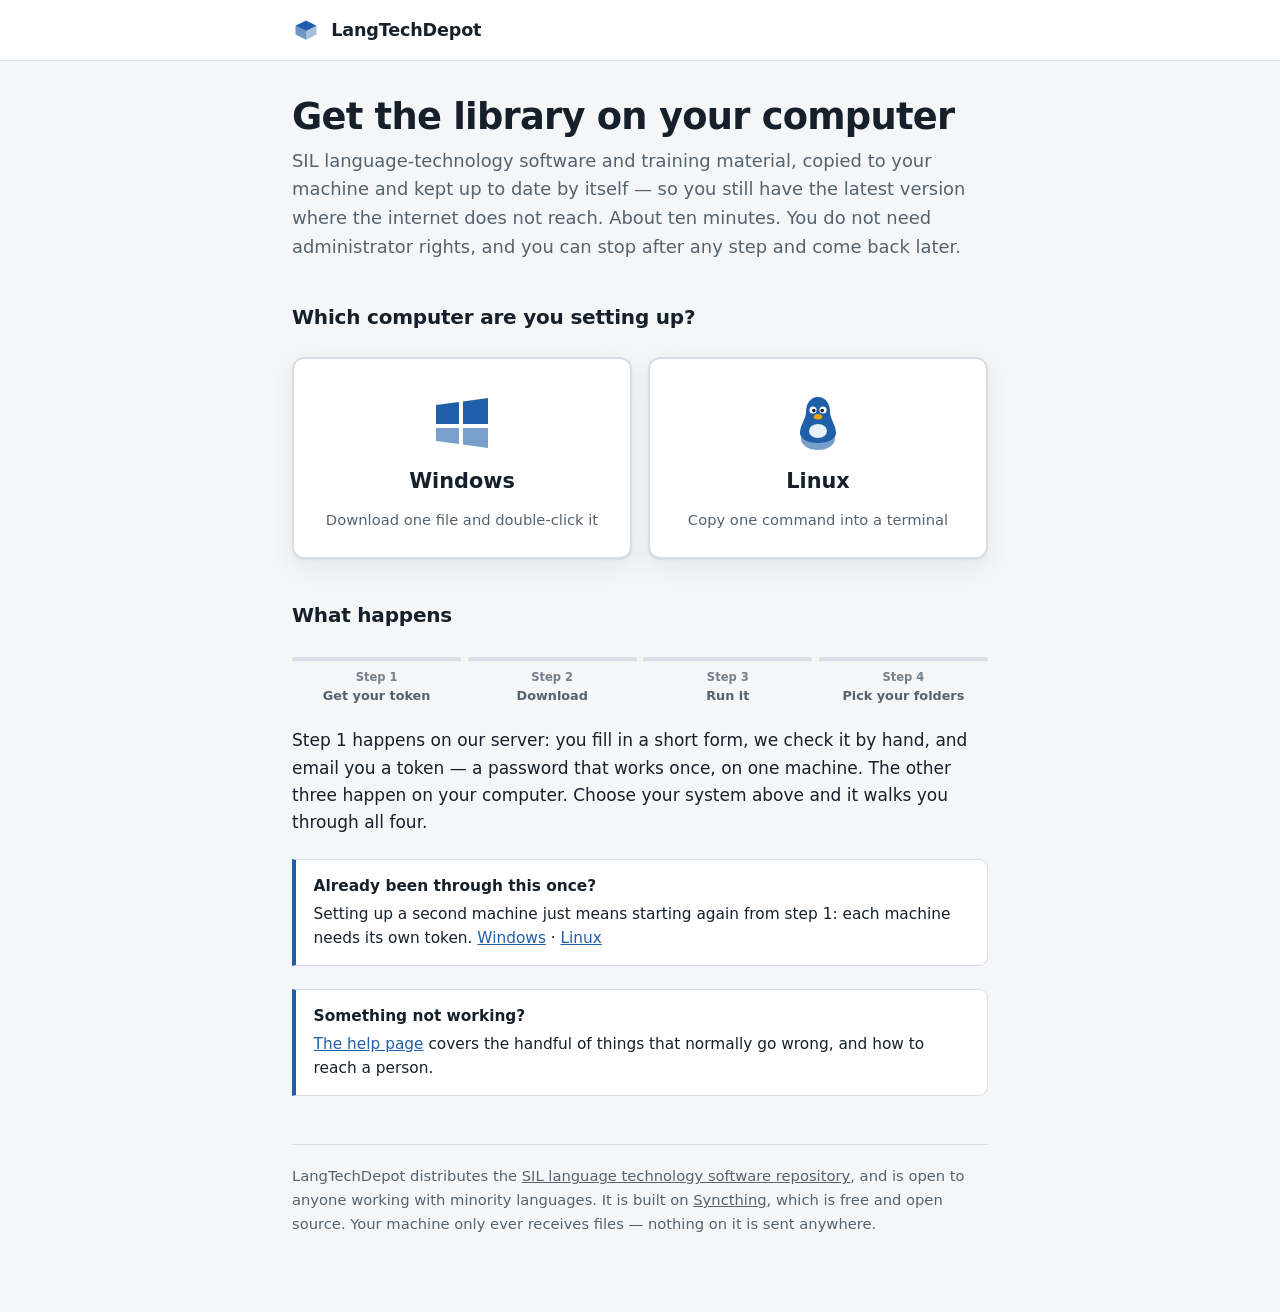
<file: docs/index.html>
<!doctype html>
<html lang="en">
<meta charset="utf-8">
<meta name="viewport" content="width=device-width,initial-scale=1">
<title>LangTechDepot &mdash; get the library on your computer</title>
<meta name="description" content="Set up LangTechDepot on your computer. Four steps, about ten minutes, no administrator rights needed.">
<link rel="stylesheet" href="assets/site.css">
<link rel="icon" href="assets/favicon.svg" type="image/svg+xml">

<header class="masthead"><div class="wrap">
  <a href="index.html">
    <svg class="mark" width="28" height="28" viewBox="0 0 32 32" aria-hidden="true">
      <path d="M4 11 16 5l12 6-12 6z" fill="var(--brand)"/>
      <path d="M4 11v10l12 6V17z" fill="var(--brand)" opacity=".65"/>
      <path d="M28 11v10l-12 6V17z" fill="var(--brand)" opacity=".4"/>
    </svg>
    <span class="name">LangTechDepot</span>
  </a>
</div></header>

<main class="wrap">

  <h1>Get the library on your computer</h1>
  <p class="lede">SIL language-technology software and training material, copied to
  your machine and kept up to date by itself &mdash; so you still have the latest
  version where the internet does not reach. About ten minutes. You do not need
  administrator rights, and you can stop after any step and come back later.</p>

  <h2>Which computer are you setting up?</h2>

  <div class="choose">
    <a class="choice" href="windows.html">
      <svg width="64" height="64" viewBox="0 0 64 64" aria-hidden="true">
        <path d="M6 14 29 11v22H6z"  fill="var(--brand)"/>
        <path d="M33 10.5 58 7v26H33z" fill="var(--brand)"/>
        <path d="M6 37h23v16L6 50z"  fill="var(--brand)" opacity=".6"/>
        <path d="M33 37h25v20l-25-3.5z" fill="var(--brand)" opacity=".6"/>
      </svg>
      <span class="label">Windows</span>
      <span class="hint">Download one file and double-click it</span>
    </a>

    <a class="choice" href="linux.html">
      <svg width="64" height="64" viewBox="0 0 64 64" aria-hidden="true">
        <ellipse cx="32" cy="48" rx="17" ry="11" fill="var(--brand)" opacity=".6"/>
        <path d="M32 6c8 0 12 7 12 15 0 7 6 13 6 21 0 6-8 10-18 10s-18-4-18-10c0-8 6-14 6-21C20 13 24 6 32 6z" fill="var(--brand)"/>
        <ellipse cx="32" cy="40" rx="9" ry="7" fill="var(--brand-soft)"/>
        <circle cx="27" cy="19" r="3.6" fill="#fff"/><circle cx="37" cy="19" r="3.6" fill="#fff"/>
        <circle cx="27.8" cy="19.6" r="1.8" fill="#16202b"/><circle cx="36.2" cy="19.6" r="1.8" fill="#16202b"/>
        <path d="M32 23c2.6 0 4.4 1.6 4.4 3S34.6 28.4 32 28.4 27.6 27.4 27.6 26s1.8-3 4.4-3z" fill="#f0a500"/>
      </svg>
      <span class="label">Linux</span>
      <span class="hint">Copy one command into a terminal</span>
    </a>
  </div>

  <h2>What happens</h2>
  <ol class="rail">
    <li><span class="n">Step 1</span>Get your token</li>
    <li><span class="n">Step 2</span>Download</li>
    <li><span class="n">Step 3</span>Run it</li>
    <li><span class="n">Step 4</span>Pick your folders</li>
  </ol>
  <p>Step 1 happens on our server: you fill in a short form, we check it by
  hand, and email you a token &mdash; a password that works once, on one machine. The other three happen on your computer.
  Choose your system above and it walks you through all four.</p>

  <div class="note">
    <strong>Already been through this once?</strong>
    Setting up a second machine just means starting again from step 1: each
    machine needs its own token. <a href="windows.html">Windows</a> &middot;
    <a href="linux.html">Linux</a>
  </div>

  <div class="note">
    <strong>Something not working?</strong>
    <a href="help.html">The help page</a> covers the handful of things that
    normally go wrong, and how to reach a person.
  </div>

  <p class="foot">LangTechDepot distributes the
  <a href="https://lingtransoft.info/apps/LangTechDepot">SIL language technology
  software repository</a>, and is open to anyone working with minority languages.
  It is built on <a href="https://syncthing.net/">Syncthing</a>, which is free and
  open source. Your machine only ever receives files &mdash; nothing on it is sent
  anywhere.</p>

</main>
<script src="assets/site.js"></script>
</html>
</file>
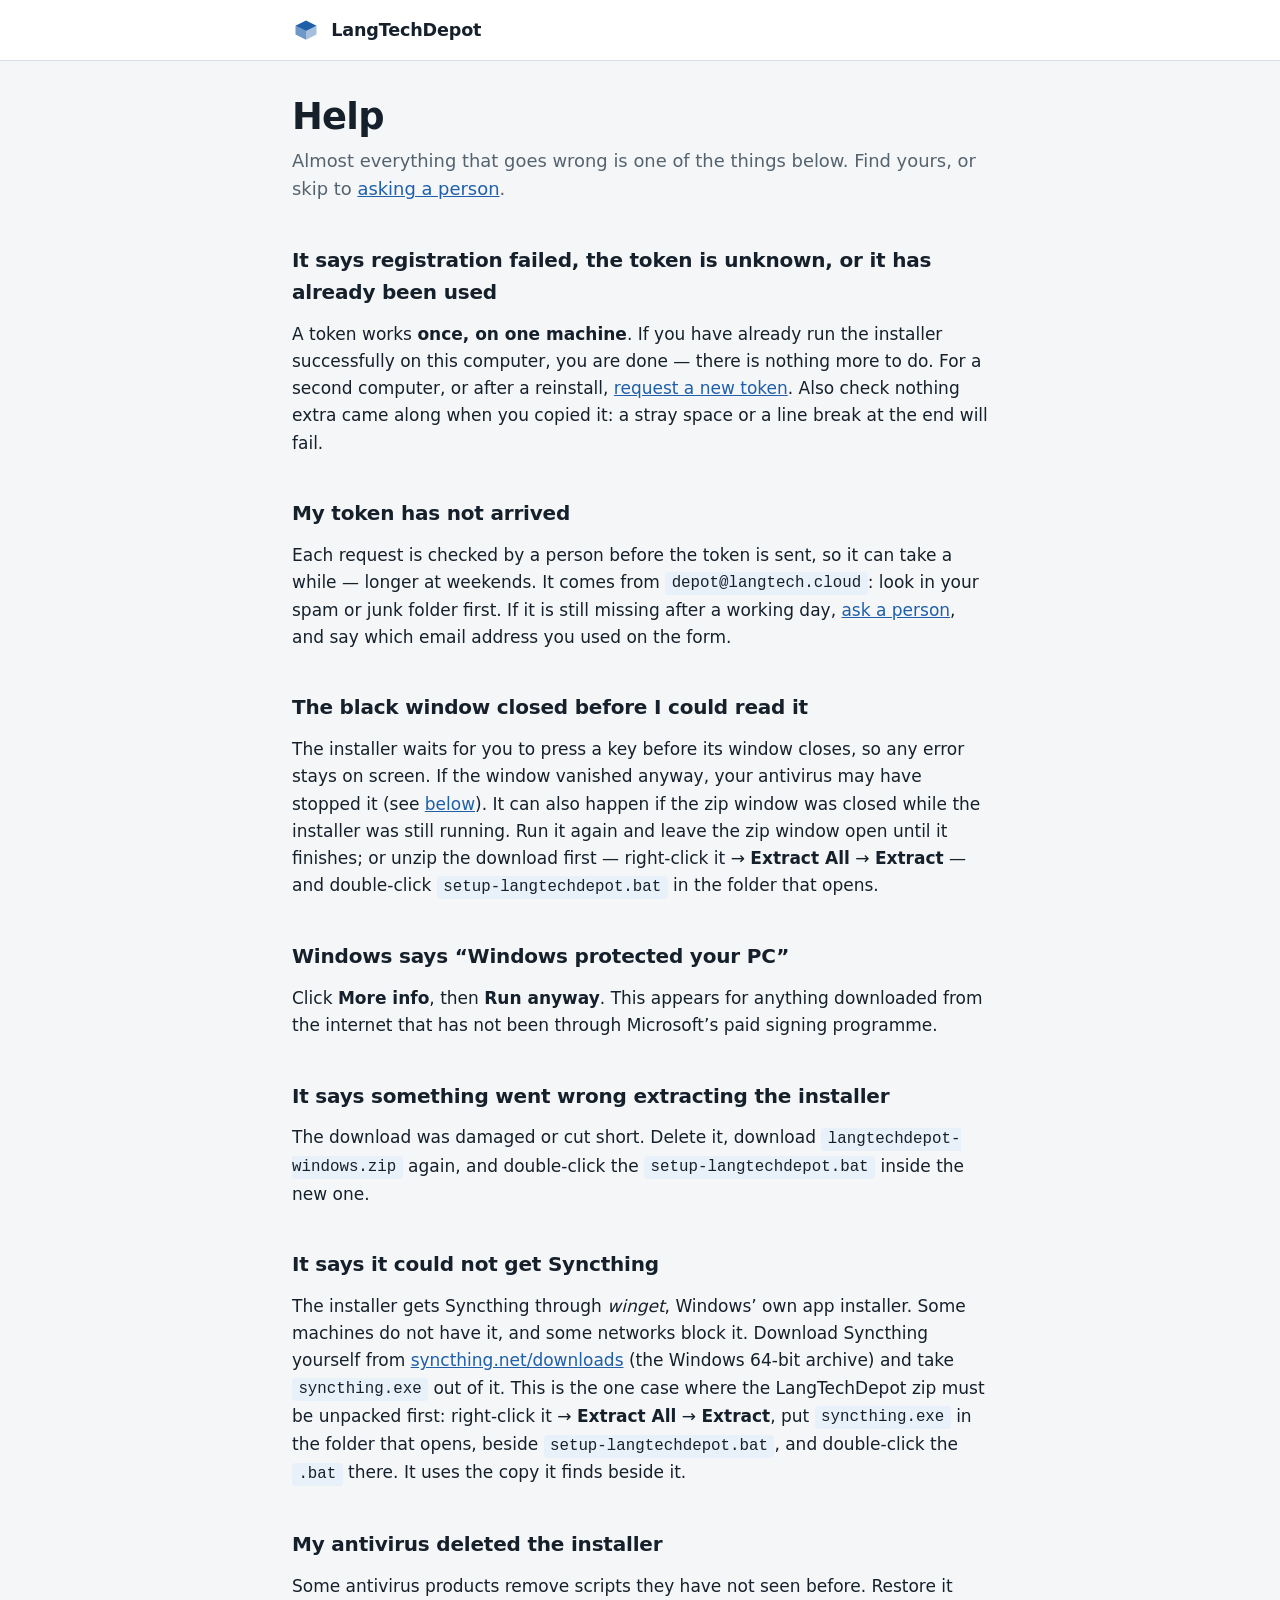
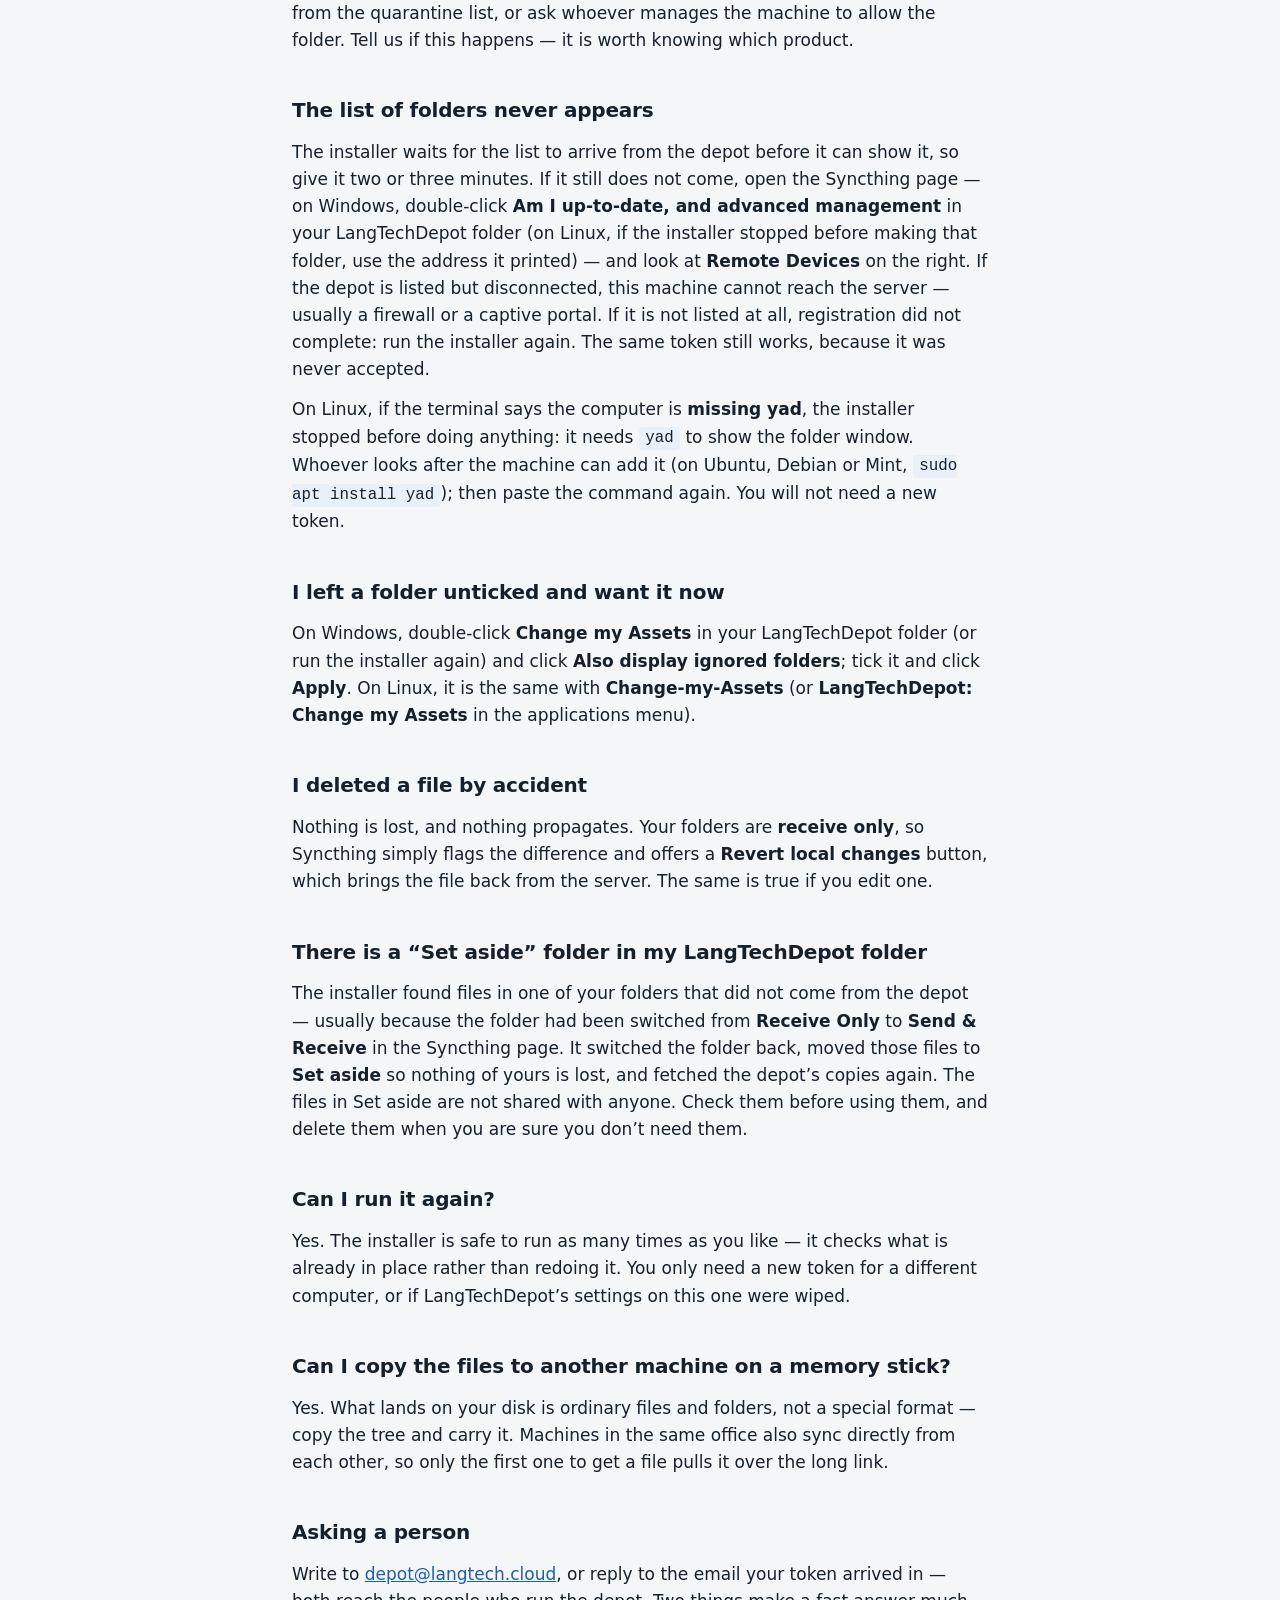
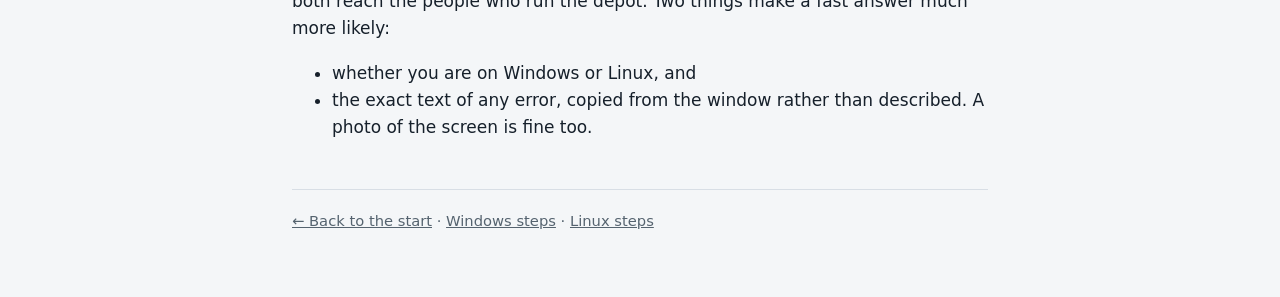
<file: docs/help.html>
<!doctype html>
<html lang="en">
<meta charset="utf-8">
<meta name="viewport" content="width=device-width,initial-scale=1">
<title>LangTechDepot &mdash; help</title>
<meta name="description" content="What normally goes wrong when setting up LangTechDepot, and how to fix it.">
<link rel="stylesheet" href="assets/site.css">
<link rel="icon" href="assets/favicon.svg" type="image/svg+xml">

<header class="masthead"><div class="wrap">
  <a href="index.html">
    <svg class="mark" width="28" height="28" viewBox="0 0 32 32" aria-hidden="true">
      <path d="M4 11 16 5l12 6-12 6z" fill="var(--brand)"/>
      <path d="M4 11v10l12 6V17z" fill="var(--brand)" opacity=".65"/>
      <path d="M28 11v10l-12 6V17z" fill="var(--brand)" opacity=".4"/>
    </svg>
    <span class="name">LangTechDepot</span>
  </a>
</div></header>

<main class="wrap">

  <h1>Help</h1>
  <p class="lede">Almost everything that goes wrong is one of the things below.
  Find yours, or skip to <a href="#ask">asking a person</a>.</p>

  <h2>It says registration failed, the token is unknown, or it has already been used</h2>
  <p>A token works <strong>once, on one machine</strong>. If you have already
  run the installer successfully on this computer, you are done &mdash; there
  is nothing more to do. For a second computer, or after a reinstall,
  <a href="https://depot.langtech.cloud/signup" data-signup="">request a new
  token</a>. Also check nothing extra came along when you copied it: a stray
  space or a line break at the end will fail.</p>

  <h2>My token has not arrived</h2>
  <p>Each request is checked by a person before the token is sent, so it can
  take a while &mdash; longer at weekends. It comes from
  <code>depot@langtech.cloud</code>: look in your spam or junk folder first.
  If it is still missing after a working day, <a href="#ask">ask a person</a>,
  and say which email address you used on the form.</p>

  <h2>The black window closed before I could read it</h2>
  <p>The installer waits for you to press a key before its window closes, so
  any error stays on screen. If the window vanished anyway, your antivirus may
  have stopped it (see <a href="#antivirus">below</a>). It can also happen if
  the zip window was closed while the installer was still running. Run it
  again and leave the zip window open until it finishes; or unzip the
  download first &mdash; right-click it &rarr; <strong>Extract All</strong>
  &rarr; <strong>Extract</strong> &mdash; and double-click
  <code>setup-langtechdepot.bat</code> in the folder that opens.</p>

  <h2>Windows says &ldquo;Windows protected your PC&rdquo;</h2>
  <p>Click <strong>More info</strong>, then <strong>Run anyway</strong>. This
  appears for anything downloaded from the internet that has not been through
  Microsoft&rsquo;s paid signing programme.</p>

  <h2>It says something went wrong extracting the installer</h2>
  <p>The download was damaged or cut short. Delete it, download
  <code>langtechdepot-windows.zip</code> again, and double-click the
  <code>setup-langtechdepot.bat</code> inside the new one.</p>

  <h2>It says it could not get Syncthing</h2>
  <p>The installer gets Syncthing through <em>winget</em>, Windows&rsquo; own
  app installer. Some machines do not have it, and some networks block it.
  Download Syncthing yourself from
  <a href="https://syncthing.net/downloads/">syncthing.net/downloads</a>
  (the Windows 64-bit archive) and take <code>syncthing.exe</code> out of it.
  This is the one case where the LangTechDepot zip must be unpacked first:
  right-click it &rarr; <strong>Extract All</strong> &rarr;
  <strong>Extract</strong>, put <code>syncthing.exe</code> in the folder that
  opens, beside <code>setup-langtechdepot.bat</code>, and double-click the
  <code>.bat</code> there. It uses the copy it finds beside it.</p>

  <h2 id="antivirus">My antivirus deleted the installer</h2>
  <p>Some antivirus products remove scripts they have not seen before. Restore
  it from the quarantine list, or ask whoever manages the machine to allow the
  folder. Tell us if this happens &mdash; it is worth knowing which product.</p>

  <h2>The list of folders never appears</h2>
  <p>The installer waits for the list to arrive from the depot before it can
  show it, so give it two or three minutes. If it still does not come, open
  the Syncthing page &mdash; on Windows, double-click <strong>Am I up-to-date,
  and advanced management</strong> in your LangTechDepot folder (on Linux, if
  the installer stopped before making that folder, use the address it
  printed) &mdash; and look at <strong>Remote
  Devices</strong> on the right. If the depot is listed but disconnected, this
  machine cannot reach the server &mdash; usually a firewall or a captive
  portal. If it is not listed at all, registration did not complete: run the
  installer again. The same token still works, because it was never
  accepted.</p>
  <p>On Linux, if the terminal says the computer is <strong>missing
  yad</strong>, the installer stopped before doing anything: it needs
  <code>yad</code> to show the folder window. Whoever looks after the machine
  can add it (on Ubuntu, Debian or Mint, <code>sudo apt install yad</code>);
  then paste the command again. You will not need a new token.</p>

  <h2>I left a folder unticked and want it now</h2>
  <p>On Windows, double-click <strong>Change my Assets</strong> in your
  LangTechDepot folder (or run the installer again) and click <strong>Also display
  ignored folders</strong>; tick it and click <strong>Apply</strong>. On
  Linux, it is the same with <strong>Change-my-Assets</strong> (or
  <strong>LangTechDepot: Change my Assets</strong> in the applications
  menu).</p>

  <h2>I deleted a file by accident</h2>
  <p>Nothing is lost, and nothing propagates. Your folders are
  <strong>receive only</strong>, so Syncthing simply flags the difference and
  offers a <strong>Revert local changes</strong> button, which brings the file
  back from the server. The same is true if you edit one.</p>

  <h2>There is a &ldquo;Set aside&rdquo; folder in my LangTechDepot folder</h2>
  <p>The installer found files in one of your folders that did not come from
  the depot &mdash; usually because the folder had been switched from
  <strong>Receive Only</strong> to <strong>Send &amp; Receive</strong> in the
  Syncthing page. It switched the folder back, moved those files to
  <strong>Set aside</strong> so nothing of yours is lost, and fetched the
  depot&rsquo;s copies again. The files in Set aside are not shared with
  anyone. Check them before using them, and delete them when you are sure you
  don&rsquo;t need them.</p>

  <h2>Can I run it again?</h2>
  <p>Yes. The installer is safe to run as many times as you like &mdash; it
  checks what is already in place rather than redoing it. You only need a new
  token for a different computer, or if LangTechDepot&rsquo;s settings on
  this one were wiped.</p>

  <h2>Can I copy the files to another machine on a memory stick?</h2>
  <p>Yes. What lands on your disk is ordinary files and folders, not a special
  format &mdash; copy the tree and carry it. Machines in the same office also
  sync directly from each other, so only the first one to get a file pulls it
  over the long link.</p>

  <h2 id="ask">Asking a person</h2>
  <p>Write to <a href="mailto:depot@langtech.cloud">depot@langtech.cloud</a>,
  or reply to the email your token arrived in &mdash; both reach the people who
  run the depot. Two things make a fast answer much more likely:</p>
  <ul>
    <li>whether you are on Windows or Linux, and</li>
    <li>the exact text of any error, copied from the window rather than
    described. A photo of the screen is fine too.</li>
  </ul>
  <!-- Maintainers: depot@langtech.cloud is the monitored mailbox (#15). In
       register.env, MAIL_FROM is the sender of token mail, so replies land
       there; ADMIN_EMAIL is who is told about each registration. -->

  <p class="foot"><a href="index.html">&larr; Back to the start</a> &middot;
  <a href="windows.html">Windows steps</a> &middot;
  <a href="linux.html">Linux steps</a></p>

</main>
<script src="assets/site.js"></script>
</html>
</file>
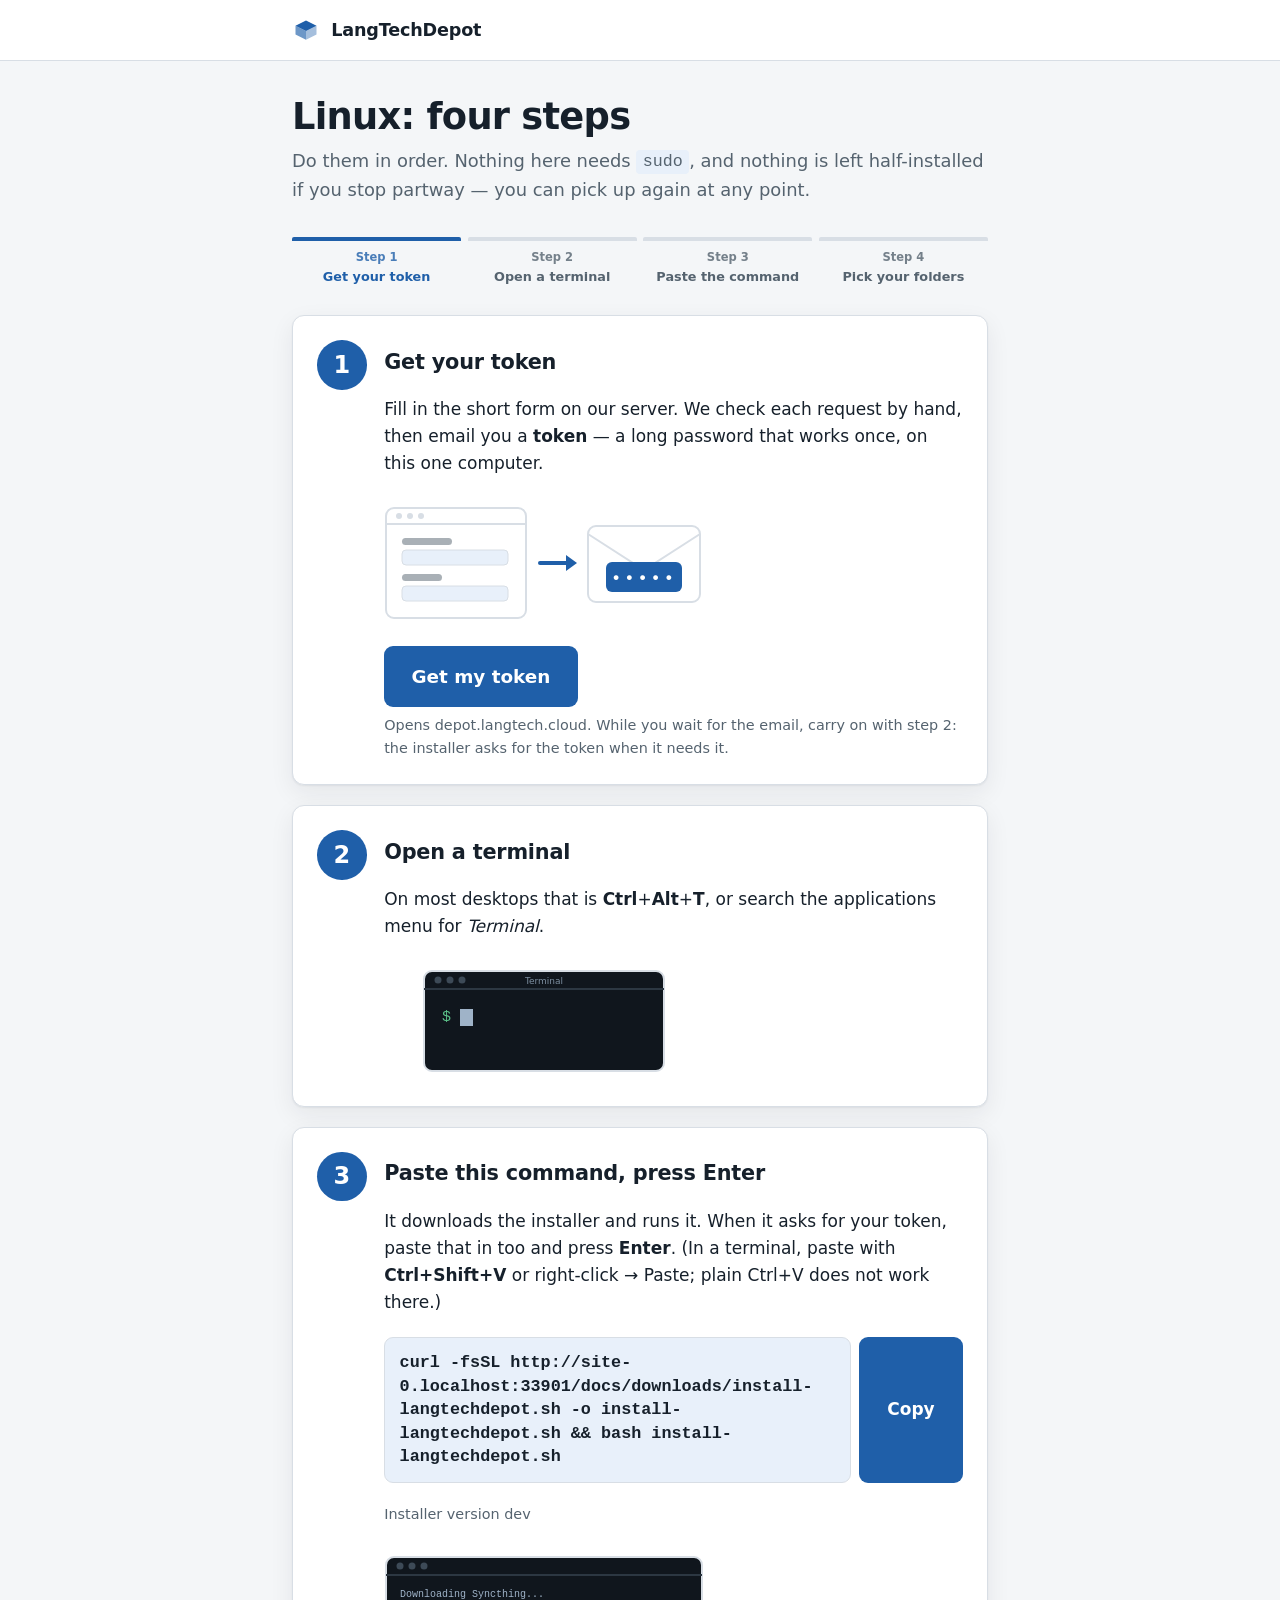
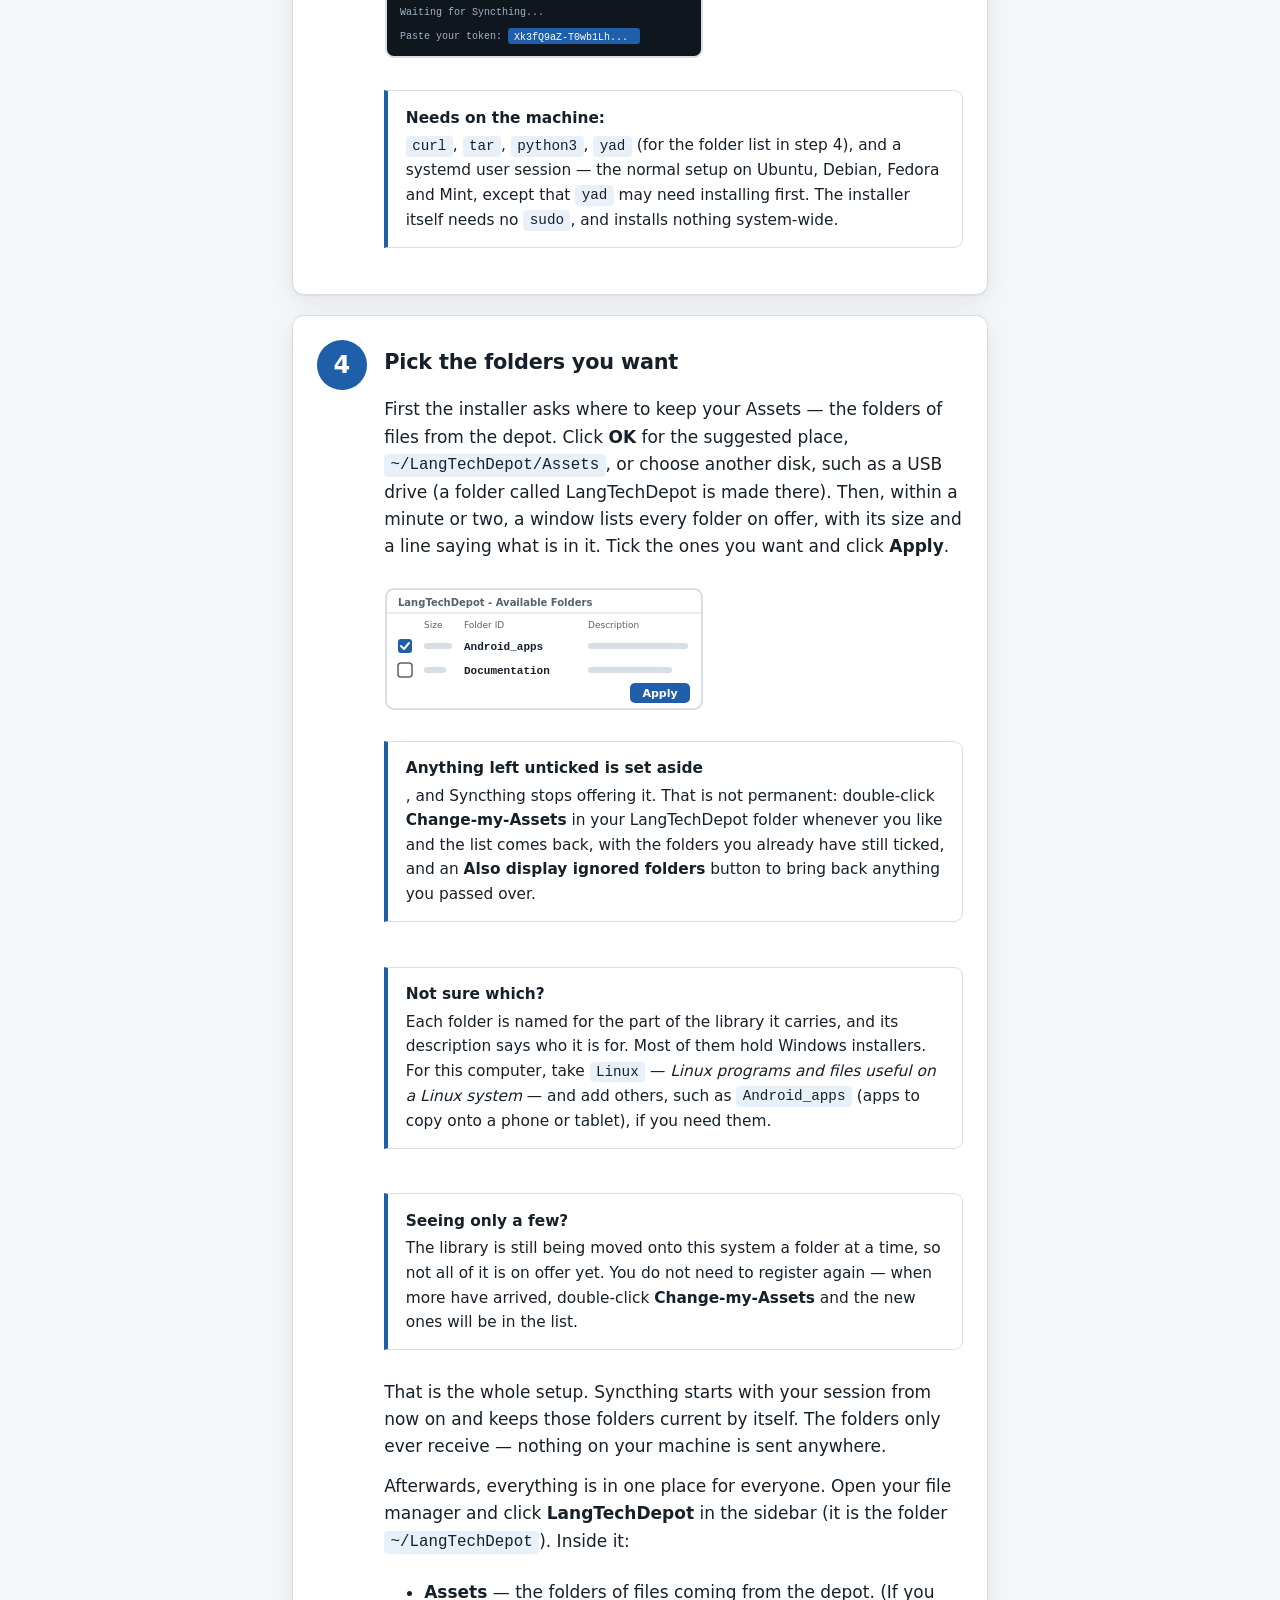
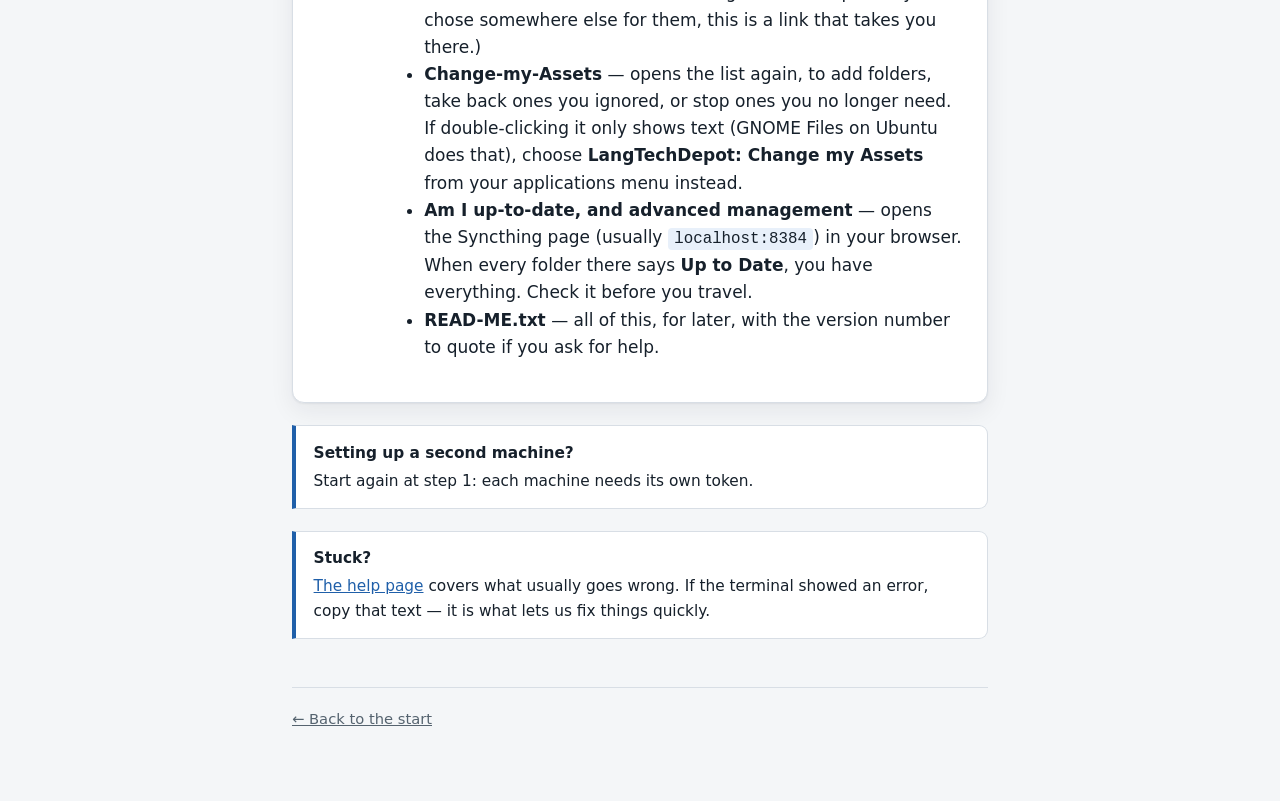
<file: docs/linux.html>
<!doctype html>
<html lang="en">
<meta charset="utf-8">
<meta name="viewport" content="width=device-width,initial-scale=1">
<title>LangTechDepot on Linux &mdash; four steps</title>
<meta name="description" content="Install LangTechDepot on Linux: get a token, paste one command, paste the token, pick your folders.">
<link rel="stylesheet" href="assets/site.css">
<link rel="icon" href="assets/favicon.svg" type="image/svg+xml">

<header class="masthead"><div class="wrap">
  <a href="index.html">
    <svg class="mark" width="28" height="28" viewBox="0 0 32 32" aria-hidden="true">
      <path d="M4 11 16 5l12 6-12 6z" fill="var(--brand)"/>
      <path d="M4 11v10l12 6V17z" fill="var(--brand)" opacity=".65"/>
      <path d="M28 11v10l-12 6V17z" fill="var(--brand)" opacity=".4"/>
    </svg>
    <span class="name">LangTechDepot</span>
  </a>
</div></header>

<main class="wrap">

  <h1>Linux: four steps</h1>
  <p class="lede">Do them in order. Nothing here needs <code>sudo</code>, and
  nothing is left half-installed if you stop partway &mdash; you can pick up
  again at any point.</p>

  <ol class="rail">
    <li class="now"><span class="n">Step 1</span>Get your token</li>
    <li><span class="n">Step 2</span>Open a terminal</li>
    <li><span class="n">Step 3</span>Paste the command</li>
    <li><span class="n">Step 4</span>Pick your folders</li>
  </ol>

  <!-- 1 -------------------------------------------------------------- -->
  <section class="step">
    <div class="num">1</div>
    <h3>Get your token</h3>
    <p>Fill in the short form on our server. We check each request by hand,
    then email you a <strong>token</strong> &mdash; a long password that works
    once, on this one computer.</p>
    <div class="art">
      <svg viewBox="0 0 320 130" width="320" role="img" aria-label="A web form on the left, an email carrying a token on the right">
        <rect x="2" y="8" width="140" height="110" rx="8" fill="var(--paper)" stroke="var(--line)" stroke-width="2"/>
        <path d="M2 24h140" stroke="var(--line)" stroke-width="2"/>
        <circle cx="15" cy="16" r="3" fill="var(--line)"/><circle cx="26" cy="16" r="3" fill="var(--line)"/><circle cx="37" cy="16" r="3" fill="var(--line)"/>
        <rect x="18" y="38" width="50" height="7" rx="3.5" fill="var(--ink-soft)" opacity=".5"/>
        <rect x="18" y="50" width="106" height="15" rx="4" fill="var(--brand-soft)" stroke="var(--line)"/>
        <rect x="18" y="74" width="40" height="7" rx="3.5" fill="var(--ink-soft)" opacity=".5"/>
        <rect x="18" y="86" width="106" height="15" rx="4" fill="var(--brand-soft)" stroke="var(--line)"/>
        <path d="M156 63h30" stroke="var(--brand)" stroke-width="4" stroke-linecap="round"/>
        <path d="M182 55l11 8-11 8z" fill="var(--brand)"/>
        <rect x="204" y="26" width="112" height="76" rx="8" fill="var(--paper)" stroke="var(--line)" stroke-width="2"/>
        <path d="M204 34l56 36 56-36" fill="none" stroke="var(--line)" stroke-width="2"/>
        <rect x="222" y="62" width="76" height="30" rx="6" fill="var(--brand)"/>
        <text x="260" y="83" text-anchor="middle" font-size="17" font-weight="700" letter-spacing="3" fill="#ffffff" font-family="ui-monospace,monospace">&bull;&bull;&bull;&bull;&bull;</text>
      </svg>
    </div>
    <a class="btn big" href="https://depot.langtech.cloud/signup?os=linux" data-signup="os=linux">Get my token</a>
    <span class="sub-btn">Opens depot.langtech.cloud. While you wait for the
    email, carry on with step&nbsp;2: the installer asks for the token when it
    needs it.</span>
  </section>

  <!-- 2 -------------------------------------------------------------- -->
  <section class="step">
    <div class="num">2</div>
    <h3>Open a terminal</h3>
    <p>On most desktops that is <strong>Ctrl</strong>+<strong>Alt</strong>+<strong>T</strong>,
    or search the applications menu for <em>Terminal</em>.</p>
    <div class="art">
      <svg viewBox="0 0 320 116" width="320" role="img" aria-label="A terminal window with a command prompt">
        <rect x="40" y="8" width="240" height="100" rx="8" fill="#10161d" stroke="var(--line)" stroke-width="2"/>
        <path d="M40 26h240" stroke="#2c3742" stroke-width="2"/>
        <circle cx="54" cy="17" r="3.5" fill="#3d4a57"/><circle cx="66" cy="17" r="3.5" fill="#3d4a57"/><circle cx="78" cy="17" r="3.5" fill="#3d4a57"/>
        <text x="160" y="21" text-anchor="middle" font-size="9" fill="#7d8fa1" font-family="system-ui,sans-serif">Terminal</text>
        <text x="58" y="58" font-size="15" fill="#5cc189" font-family="ui-monospace,monospace">$</text>
        <rect x="76" y="46" width="13" height="17" fill="#9fb3c8"/>
      </svg>
    </div>
  </section>

  <!-- 3 -------------------------------------------------------------- -->
  <section class="step">
    <div class="num">3</div>
    <h3>Paste this command, press Enter</h3>
    <p>It downloads the installer and runs it. When it asks for your token,
    paste that in too and press <strong>Enter</strong>. (In a terminal,
    paste with <strong>Ctrl+Shift+V</strong> or right-click&nbsp;&rarr;&nbsp;Paste;
    plain Ctrl+V does not work there.)</p>
    <div class="copyrow">
      <code class="val" id="cmd" data-site-url>curl -fsSL https://depot.langtech.cloud/downloads/install-langtechdepot.sh -o install-langtechdepot.sh &amp;&amp; bash install-langtechdepot.sh</code>
      <button class="copybtn" type="button" data-copy="cmd">Copy</button>
    </div>
    <p class="sub-btn">Installer version <!--LTD_VERSION-->dev<!--/LTD_VERSION--></p>
    <div class="art">
      <svg viewBox="0 0 320 116" width="320" role="img" aria-label="The installer running in the terminal and asking for the token">
        <rect x="2" y="8" width="316" height="100" rx="8" fill="#10161d" stroke="var(--line)" stroke-width="2"/>
        <path d="M2 26h316" stroke="#2c3742" stroke-width="2"/>
        <circle cx="16" cy="17" r="3.5" fill="#3d4a57"/><circle cx="28" cy="17" r="3.5" fill="#3d4a57"/><circle cx="40" cy="17" r="3.5" fill="#3d4a57"/>
        <text x="16" y="48" font-size="10" fill="#9fb3c8" font-family="ui-monospace,monospace">Downloading Syncthing...</text>
        <text x="16" y="66" font-size="10" fill="#9fb3c8" font-family="ui-monospace,monospace">Waiting for Syncthing...</text>
        <text x="16" y="90" font-size="10" fill="#9fb3c8" font-family="ui-monospace,monospace">Paste your token:</text>
        <rect x="124" y="79" width="132" height="16" rx="3" fill="var(--brand)"/>
        <text x="130" y="91" font-size="10" fill="#ffffff" font-family="ui-monospace,monospace">Xk3fQ9aZ-T0wb1Lh...</text>
      </svg>
    </div>
    <div class="note">
      <strong>Needs on the machine:</strong> <code>curl</code>,
      <code>tar</code>, <code>python3</code>, <code>yad</code> (for the
      folder list in step&nbsp;4), and a systemd user session &mdash; the
      normal setup on Ubuntu, Debian, Fedora and Mint, except that
      <code>yad</code> may need installing first. The installer itself needs
      no <code>sudo</code>, and installs nothing system-wide.
    </div>
  </section>

  <!-- 4 -------------------------------------------------------------- -->
  <section class="step">
    <div class="num">4</div>
    <h3>Pick the folders you want</h3>
    <p>First the installer asks where to keep your Assets &mdash; the folders
    of files from the depot. Click <strong>OK</strong> for the suggested place,
    <code>~/LangTechDepot/Assets</code>, or choose another disk, such as a USB
    drive (a folder called LangTechDepot is made there). Then, within a minute
    or two, a window lists every folder on offer, with its size and a line
    saying what is in it. Tick the ones you want and click
    <strong>Apply</strong>.</p>
    <div class="art">
      <svg viewBox="0 0 320 132" width="320" role="img" aria-label="The installer's folder list: a tick box, size, folder ID and description on each row, Android_apps ticked, Documentation not, and an Apply button">
        <rect x="2" y="6" width="316" height="120" rx="8" fill="var(--paper)" stroke="var(--line)" stroke-width="2"/>
        <text x="14" y="23" font-size="10" font-weight="700" fill="var(--ink-soft)" font-family="system-ui,sans-serif">LangTechDepot - Available Folders</text>
        <line x1="2" y1="30" x2="318" y2="30" stroke="var(--line)" stroke-width="1"/>
        <text x="40" y="45" font-size="9" fill="var(--ink-soft)" font-family="system-ui,sans-serif">Size</text>
        <text x="80" y="45" font-size="9" fill="var(--ink-soft)" font-family="system-ui,sans-serif">Folder ID</text>
        <text x="204" y="45" font-size="9" fill="var(--ink-soft)" font-family="system-ui,sans-serif">Description</text>
        <rect x="14" y="56" width="14" height="14" rx="3" fill="var(--brand)"/>
        <path d="M17 63l3 3 5-6" fill="none" stroke="#ffffff" stroke-width="2" stroke-linecap="round" stroke-linejoin="round"/>
        <rect x="40" y="60" width="28" height="6" rx="3" fill="var(--line)"/>
        <text x="80" y="67" font-size="11" font-weight="600" fill="var(--ink)" font-family="ui-monospace,monospace">Android_apps</text>
        <rect x="204" y="60" width="100" height="6" rx="3" fill="var(--line)"/>
        <rect x="14" y="80" width="14" height="14" rx="3" fill="var(--paper)" stroke="var(--ink-soft)" stroke-width="1.5"/>
        <rect x="40" y="84" width="22" height="6" rx="3" fill="var(--line)"/>
        <text x="80" y="91" font-size="11" font-weight="600" fill="var(--ink)" font-family="ui-monospace,monospace">Documentation</text>
        <rect x="204" y="84" width="84" height="6" rx="3" fill="var(--line)"/>
        <rect x="246" y="100" width="60" height="20" rx="5" fill="var(--brand)"/>
        <text x="276" y="114" text-anchor="middle" font-size="11" font-weight="700" fill="#ffffff" font-family="system-ui,sans-serif">Apply</text>
      </svg>
    </div>
    <div class="note">
      <strong>Anything left unticked is set aside</strong>, and Syncthing stops
      offering it. That is not permanent: double-click
      <strong>Change-my-Assets</strong> in your LangTechDepot folder whenever
      you like and the list comes back, with the folders you already have still ticked,
      and an <strong>Also display ignored folders</strong> button to bring back
      anything you passed over.
    </div>
    <div class="note">
      <strong>Not sure which?</strong> Each folder is named for the part of
      the library it carries, and its description says who it is for. Most
      of them hold Windows installers. For this computer, take
      <code>Linux</code> &mdash; <em>Linux programs and files useful on a
      Linux system</em> &mdash; and add others, such as
      <code>Android_apps</code> (apps to copy onto a phone or tablet), if
      you need them.
    </div>
    <div class="note">
      <strong>Seeing only a few?</strong> The library is still being moved onto
      this system a folder at a time, so not all of it is on offer yet. You do
      not need to register again &mdash; when more have arrived, double-click
      <strong>Change-my-Assets</strong> and the new ones will be in the list.
    </div>
    <p>That is the whole setup. Syncthing starts with your session from now on
    and keeps those folders current by itself. The folders only ever receive
    &mdash; nothing on your machine is sent anywhere.</p>
    <p>Afterwards, everything is in one place for everyone. Open your file
    manager and click <strong>LangTechDepot</strong> in the sidebar (it is the
    folder <code>~/LangTechDepot</code>). Inside it:</p>
    <ul>
      <li><strong>Assets</strong> &mdash; the folders of files coming from the
      depot. (If you chose somewhere else for them, this is a link that takes
      you there.)</li>
      <li><strong>Change-my-Assets</strong> &mdash; opens the list again, to
      add folders, take back ones you ignored, or stop ones you no longer
      need. If double-clicking it only shows text (GNOME Files on Ubuntu does
      that), choose <strong>LangTechDepot: Change my Assets</strong> from your
      applications menu instead.</li>
      <li><strong>Am I up-to-date, and advanced management</strong> &mdash;
      opens the Syncthing page (usually <code>localhost:8384</code>) in your
      browser. When every folder there says <strong>Up to Date</strong>, you
      have everything. Check it before you travel.</li>
      <li><strong>READ-ME.txt</strong> &mdash; all of this, for later, with
      the version number to quote if you ask for help.</li>
    </ul>
  </section>

  <div class="note">
    <strong>Setting up a second machine?</strong>
    Start again at step 1: each machine needs its own token.
  </div>
  <div class="note">
    <strong>Stuck?</strong> <a href="help.html">The help page</a> covers what
    usually goes wrong. If the terminal showed an error, copy that text
    &mdash; it is what lets us fix things quickly.
  </div>

  <p class="foot"><a href="index.html">&larr; Back to the start</a></p>

</main>
<script src="assets/site.js"></script>
</html>
</file>
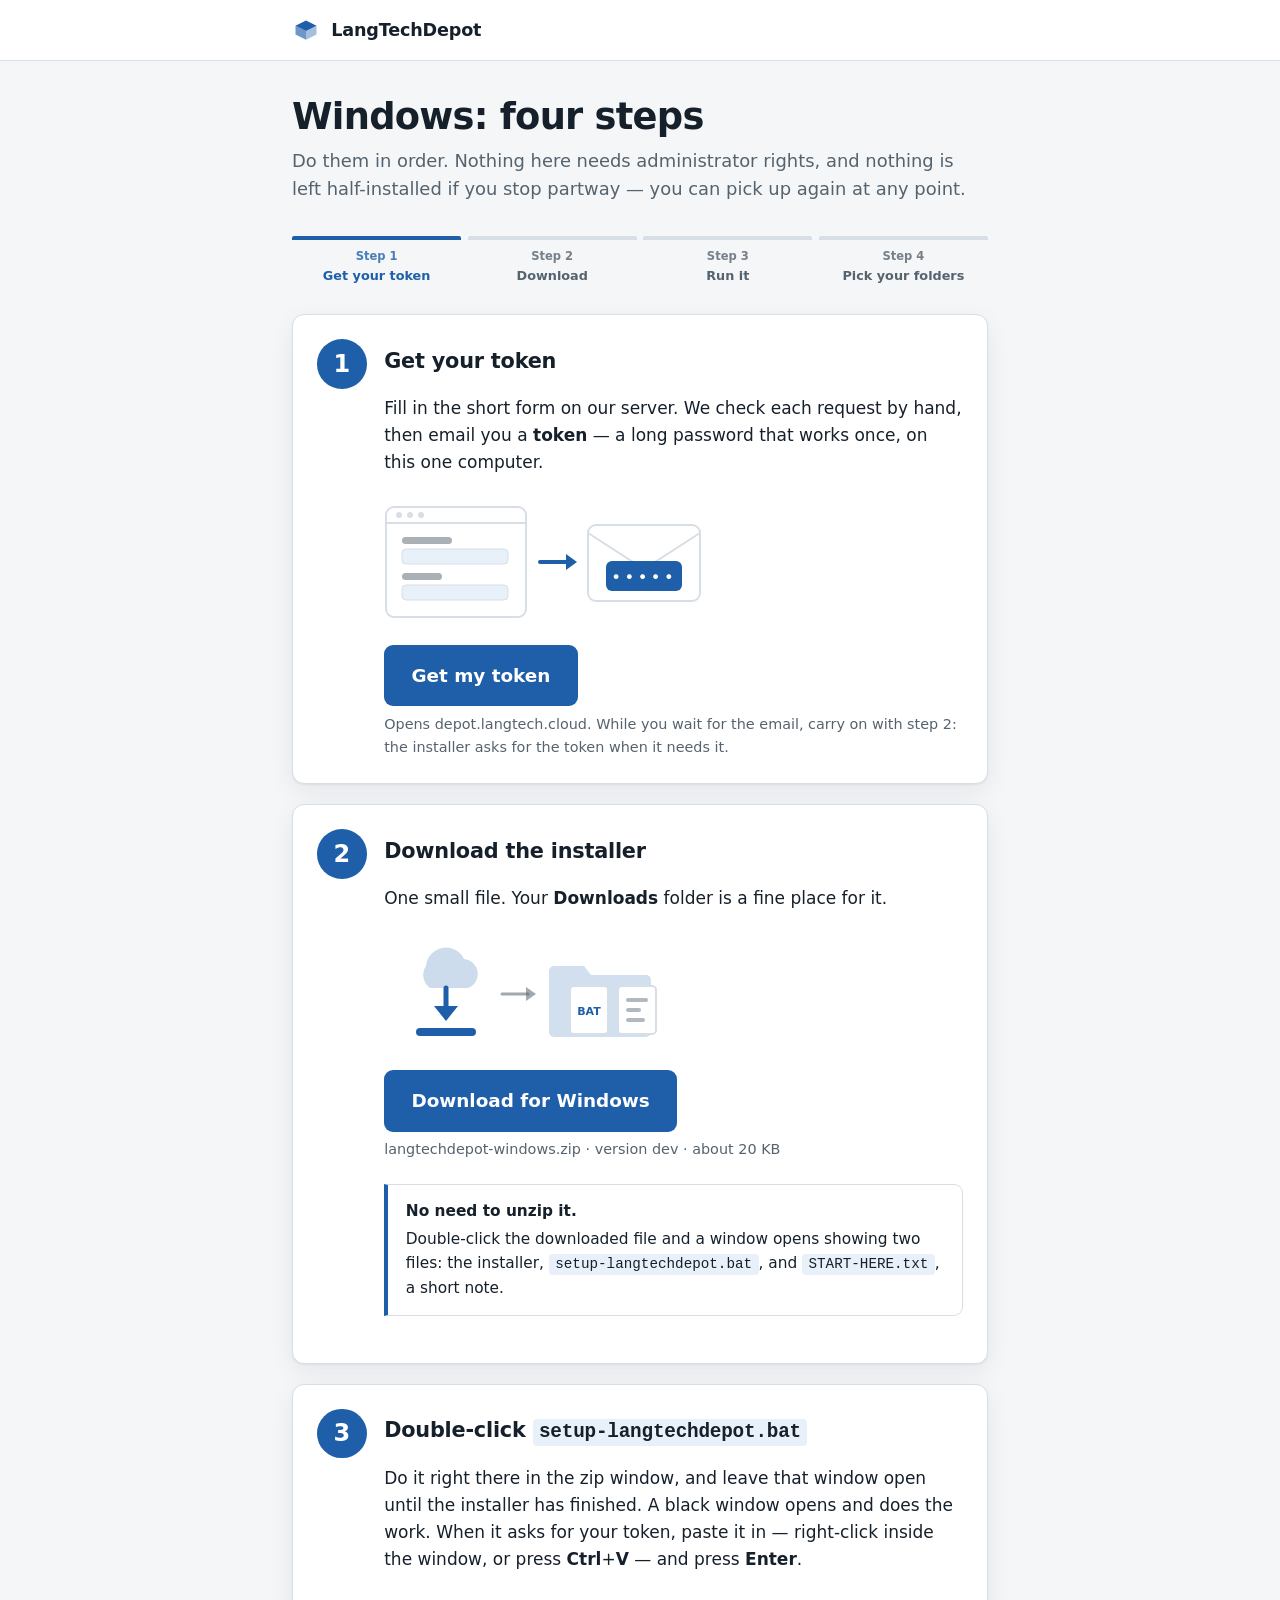
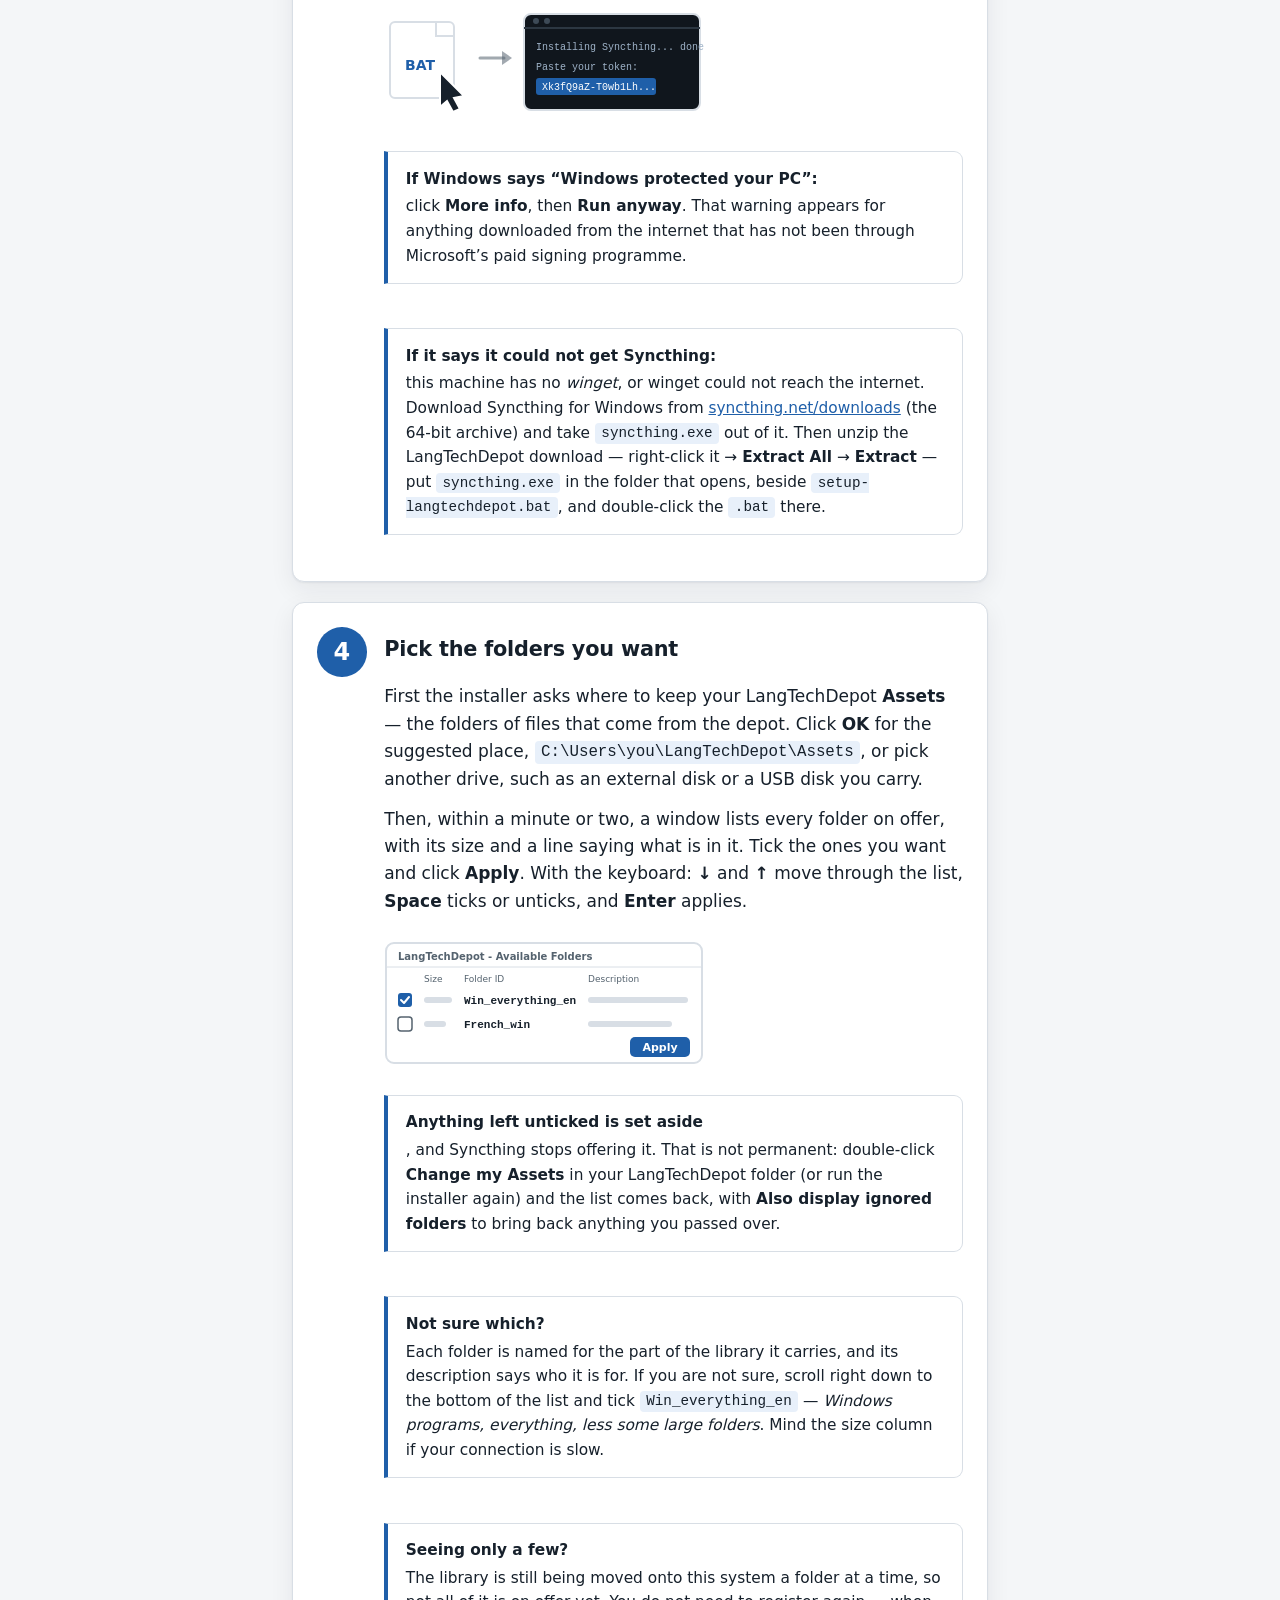
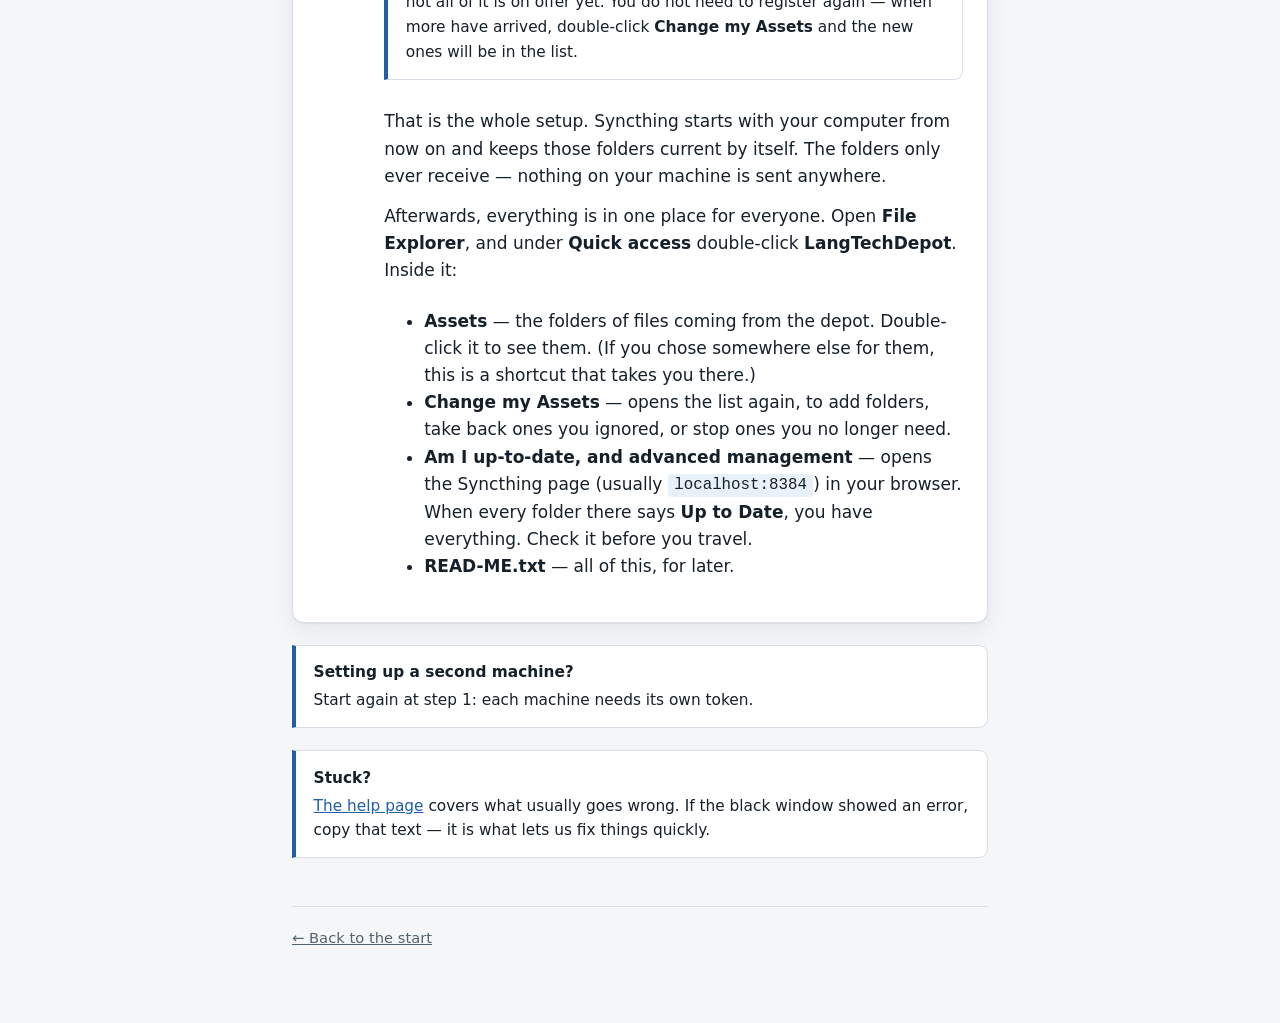
<file: docs/windows.html>
<!doctype html>
<html lang="en">
<meta charset="utf-8">
<meta name="viewport" content="width=device-width,initial-scale=1">
<title>LangTechDepot on Windows &mdash; four steps</title>
<meta name="description" content="Install LangTechDepot on Windows: get a token, download one file, double-click it, pick your folders.">
<link rel="stylesheet" href="assets/site.css">
<link rel="icon" href="assets/favicon.svg" type="image/svg+xml">

<header class="masthead"><div class="wrap">
  <a href="index.html">
    <svg class="mark" width="28" height="28" viewBox="0 0 32 32" aria-hidden="true">
      <path d="M4 11 16 5l12 6-12 6z" fill="var(--brand)"/>
      <path d="M4 11v10l12 6V17z" fill="var(--brand)" opacity=".65"/>
      <path d="M28 11v10l-12 6V17z" fill="var(--brand)" opacity=".4"/>
    </svg>
    <span class="name">LangTechDepot</span>
  </a>
</div></header>

<main class="wrap">

  <h1>Windows: four steps</h1>
  <p class="lede">Do them in order. Nothing here needs administrator rights, and
  nothing is left half-installed if you stop partway &mdash; you can pick up
  again at any point.</p>

  <ol class="rail">
    <li class="now"><span class="n">Step 1</span>Get your token</li>
    <li><span class="n">Step 2</span>Download</li>
    <li><span class="n">Step 3</span>Run it</li>
    <li><span class="n">Step 4</span>Pick your folders</li>
  </ol>

  <!-- 1 -------------------------------------------------------------- -->
  <section class="step">
    <div class="num">1</div>
    <h3>Get your token</h3>
    <p>Fill in the short form on our server. We check each request by hand,
    then email you a <strong>token</strong> &mdash; a long password that works
    once, on this one computer.</p>
    <div class="art">
      <svg viewBox="0 0 320 130" width="320" role="img" aria-label="A web form on the left, an email carrying a token on the right">
        <rect x="2" y="8" width="140" height="110" rx="8" fill="var(--paper)" stroke="var(--line)" stroke-width="2"/>
        <path d="M2 24h140" stroke="var(--line)" stroke-width="2"/>
        <circle cx="15" cy="16" r="3" fill="var(--line)"/><circle cx="26" cy="16" r="3" fill="var(--line)"/><circle cx="37" cy="16" r="3" fill="var(--line)"/>
        <rect x="18" y="38" width="50" height="7" rx="3.5" fill="var(--ink-soft)" opacity=".5"/>
        <rect x="18" y="50" width="106" height="15" rx="4" fill="var(--brand-soft)" stroke="var(--line)"/>
        <rect x="18" y="74" width="40" height="7" rx="3.5" fill="var(--ink-soft)" opacity=".5"/>
        <rect x="18" y="86" width="106" height="15" rx="4" fill="var(--brand-soft)" stroke="var(--line)"/>
        <path d="M156 63h30" stroke="var(--brand)" stroke-width="4" stroke-linecap="round"/>
        <path d="M182 55l11 8-11 8z" fill="var(--brand)"/>
        <rect x="204" y="26" width="112" height="76" rx="8" fill="var(--paper)" stroke="var(--line)" stroke-width="2"/>
        <path d="M204 34l56 36 56-36" fill="none" stroke="var(--line)" stroke-width="2"/>
        <rect x="222" y="62" width="76" height="30" rx="6" fill="var(--brand)"/>
        <text x="260" y="83" text-anchor="middle" font-size="17" font-weight="700" letter-spacing="3" fill="#ffffff" font-family="ui-monospace,monospace">&bull;&bull;&bull;&bull;&bull;</text>
      </svg>
    </div>
    <a class="btn big" href="https://depot.langtech.cloud/signup?os=windows" data-signup="os=windows">Get my token</a>
    <span class="sub-btn">Opens depot.langtech.cloud. While you wait for the
    email, carry on with step&nbsp;2: the installer asks for the token when it
    needs it.</span>
  </section>

  <!-- 2 -------------------------------------------------------------- -->
  <section class="step">
    <div class="num">2</div>
    <h3>Download the installer</h3>
    <p>One small file. Your <strong>Downloads</strong> folder is a fine place
    for it.</p>
    <div class="art">
      <svg viewBox="0 0 320 120" width="320" role="img" aria-label="A zip file downloading, then opened to show the installer and a short note">
        <path d="M42 32a20 20 0 0 1 38-7 15 15 0 0 1 4 29H46a16 16 0 0 1-4-22z" fill="var(--brand)" opacity=".22"/>
        <path d="M62 54v26" stroke="var(--brand)" stroke-width="5" stroke-linecap="round"/>
        <path d="M50 72l12 15 12-15z" fill="var(--brand)"/>
        <rect x="32" y="94" width="60" height="8" rx="4" fill="var(--brand)"/>
        <path d="M118 60h26" stroke="var(--ink-soft)" stroke-width="3" stroke-linecap="round" opacity=".55"/>
        <path d="M142 53l10 7-10 7z" fill="var(--ink-soft)" opacity=".55"/>
        <path d="M170 32h30l7 9h55a5 5 0 0 1 5 5v52a5 5 0 0 1-5 5h-92a5 5 0 0 1-5-5V37a5 5 0 0 1 5-5z" fill="var(--brand)" opacity=".2"/>
        <rect x="186" y="52" width="38" height="48" rx="4" fill="var(--paper)" stroke="var(--line)" stroke-width="2"/>
        <text x="205" y="81" text-anchor="middle" font-size="11" font-weight="700" fill="var(--brand)" font-family="system-ui,sans-serif">BAT</text>
        <rect x="234" y="52" width="38" height="48" rx="4" fill="var(--paper)" stroke="var(--line)" stroke-width="2"/>
        <rect x="242" y="64" width="22" height="4" rx="2" fill="var(--ink-soft)" opacity=".45"/>
        <rect x="242" y="74" width="15" height="4" rx="2" fill="var(--ink-soft)" opacity=".45"/>
        <rect x="242" y="84" width="19" height="4" rx="2" fill="var(--ink-soft)" opacity=".45"/>
      </svg>
    </div>
    <a class="btn big" href="downloads/langtechdepot-windows.zip" download>Download for Windows</a>
    <span class="sub-btn">langtechdepot-windows.zip &middot; version <!--LTD_VERSION-->dev<!--/LTD_VERSION--> &middot; about 20&nbsp;KB</span>
    <div class="note">
      <strong>No need to unzip it.</strong> Double-click the downloaded file
      and a window opens showing two files: the installer,
      <code>setup-langtechdepot.bat</code>, and <code>START-HERE.txt</code>, a
      short note.
    </div>
  </section>

  <!-- 3 -------------------------------------------------------------- -->
  <section class="step">
    <div class="num">3</div>
    <h3>Double-click <code>setup-langtechdepot.bat</code></h3>
    <p>Do it right there in the zip window, and leave that window open until
    the installer has finished. A black window opens and does the work. When
    it asks for your token,
    paste it in &mdash; right-click inside the window, or press
    <strong>Ctrl</strong>+<strong>V</strong> &mdash; and press
    <strong>Enter</strong>.</p>
    <div class="art">
      <svg viewBox="0 0 320 130" width="320" role="img" aria-label="Double-clicking the installer opens a console window that asks for the token">
        <rect x="6" y="26" width="64" height="76" rx="5" fill="var(--paper)" stroke="var(--line)" stroke-width="2"/>
        <path d="M52 26v14h18" fill="none" stroke="var(--line)" stroke-width="2"/>
        <text x="36" y="74" text-anchor="middle" font-size="14" font-weight="700" fill="var(--brand)" font-family="system-ui,sans-serif">BAT</text>
        <path d="M56 76l24 24-10 2 6 11-7 3-6-11-7 6z" fill="var(--ink)" stroke="var(--paper)" stroke-width="2"/>
        <path d="M96 62h24" stroke="var(--ink-soft)" stroke-width="3" stroke-linecap="round" opacity=".55"/>
        <path d="M118 55l10 7-10 7z" fill="var(--ink-soft)" opacity=".55"/>
        <rect x="140" y="18" width="176" height="96" rx="7" fill="#10161d" stroke="var(--line)" stroke-width="2"/>
        <path d="M140 32h176" stroke="#2c3742" stroke-width="2"/>
        <circle cx="152" cy="25" r="3" fill="#3d4a57"/><circle cx="163" cy="25" r="3" fill="#3d4a57"/>
        <text x="152" y="54" font-size="10" fill="#9fb3c8" font-family="ui-monospace,monospace">Installing Syncthing... done</text>
        <text x="152" y="74" font-size="10" fill="#9fb3c8" font-family="ui-monospace,monospace">Paste your token:</text>
        <rect x="152" y="82" width="120" height="17" rx="3" fill="var(--brand)"/>
        <text x="158" y="94" font-size="10" fill="#ffffff" font-family="ui-monospace,monospace">Xk3fQ9aZ-T0wb1Lh...</text>
      </svg>
    </div>
    <div class="note">
      <strong>If Windows says &ldquo;Windows protected your PC&rdquo;:</strong>
      click <strong>More info</strong>, then <strong>Run anyway</strong>. That
      warning appears for anything downloaded from the internet that has not
      been through Microsoft&rsquo;s paid signing programme.
    </div>
    <div class="note">
      <strong>If it says it could not get Syncthing:</strong>
      this machine has no <em>winget</em>, or winget could not reach the
      internet. Download Syncthing for Windows from
      <a href="https://syncthing.net/downloads/">syncthing.net/downloads</a>
      (the 64-bit archive) and take <code>syncthing.exe</code> out of it. Then
      unzip the LangTechDepot download &mdash; right-click it &rarr;
      <strong>Extract All</strong> &rarr; <strong>Extract</strong> &mdash; put
      <code>syncthing.exe</code> in the folder that opens, beside
      <code>setup-langtechdepot.bat</code>, and double-click the
      <code>.bat</code> there.
    </div>
  </section>

  <!-- 4 -------------------------------------------------------------- -->
  <section class="step">
    <div class="num">4</div>
    <h3>Pick the folders you want</h3>
    <p>First the installer asks where to keep your LangTechDepot
    <strong>Assets</strong> &mdash; the folders of files that come from the
    depot. Click <strong>OK</strong> for the suggested place,
    <code>C:\Users\you\LangTechDepot\Assets</code>, or pick another drive,
    such as an external disk or a USB disk you carry.</p>
    <p>Then, within a minute or two, a window lists every folder on offer,
    with its size and a line saying what is in it. Tick the ones you want and
    click <strong>Apply</strong>. With the keyboard: <strong>&darr;</strong>
    and <strong>&uarr;</strong> move through the list, <strong>Space</strong>
    ticks or unticks, and <strong>Enter</strong> applies.</p>
    <div class="art">
      <svg viewBox="0 0 320 132" width="320" role="img" aria-label="The installer's folder list: a tick box, size, folder ID and description on each row, Win_everything_en ticked, French_win not, and an Apply button">
        <rect x="2" y="6" width="316" height="120" rx="8" fill="var(--paper)" stroke="var(--line)" stroke-width="2"/>
        <text x="14" y="23" font-size="10" font-weight="700" fill="var(--ink-soft)" font-family="system-ui,sans-serif">LangTechDepot - Available Folders</text>
        <line x1="2" y1="30" x2="318" y2="30" stroke="var(--line)" stroke-width="1"/>
        <text x="40" y="45" font-size="9" fill="var(--ink-soft)" font-family="system-ui,sans-serif">Size</text>
        <text x="80" y="45" font-size="9" fill="var(--ink-soft)" font-family="system-ui,sans-serif">Folder ID</text>
        <text x="204" y="45" font-size="9" fill="var(--ink-soft)" font-family="system-ui,sans-serif">Description</text>
        <rect x="14" y="56" width="14" height="14" rx="3" fill="var(--brand)"/>
        <path d="M17 63l3 3 5-6" fill="none" stroke="#ffffff" stroke-width="2" stroke-linecap="round" stroke-linejoin="round"/>
        <rect x="40" y="60" width="28" height="6" rx="3" fill="var(--line)"/>
        <text x="80" y="67" font-size="11" font-weight="600" fill="var(--ink)" font-family="ui-monospace,monospace">Win_everything_en</text>
        <rect x="204" y="60" width="100" height="6" rx="3" fill="var(--line)"/>
        <rect x="14" y="80" width="14" height="14" rx="3" fill="var(--paper)" stroke="var(--ink-soft)" stroke-width="1.5"/>
        <rect x="40" y="84" width="22" height="6" rx="3" fill="var(--line)"/>
        <text x="80" y="91" font-size="11" font-weight="600" fill="var(--ink)" font-family="ui-monospace,monospace">French_win</text>
        <rect x="204" y="84" width="84" height="6" rx="3" fill="var(--line)"/>
        <rect x="246" y="100" width="60" height="20" rx="5" fill="var(--brand)"/>
        <text x="276" y="114" text-anchor="middle" font-size="11" font-weight="700" fill="#ffffff" font-family="system-ui,sans-serif">Apply</text>
      </svg>
    </div>
    <div class="note">
      <strong>Anything left unticked is set aside</strong>, and Syncthing stops
      offering it. That is not permanent: double-click <strong>Change my Assets</strong>
      in your LangTechDepot folder (or run the installer again) and the list
      comes back, with <strong>Also display ignored folders</strong>
      to bring back anything you passed over.
    </div>
    <div class="note">
      <strong>Not sure which?</strong> Each folder is named for the part of the
      library it carries, and its description says who it is for. If you are
      not sure, scroll right down to the bottom of the list and tick
      <code>Win_everything_en</code> &mdash; <em>Windows programs, everything,
      less some large folders</em>. Mind the size column if your connection is
      slow.
    </div>
    <div class="note">
      <strong>Seeing only a few?</strong> The library is still being moved onto
      this system a folder at a time, so not all of it is on offer yet. You do
      not need to register again &mdash; when more have arrived, double-click
      <strong>Change my Assets</strong> and the new ones will be in the list.
    </div>
    <p>That is the whole setup. Syncthing starts with your computer from now on
    and keeps those folders current by itself. The folders only ever receive
    &mdash; nothing on your machine is sent anywhere.</p>
    <p>Afterwards, everything is in one place for everyone. Open
    <strong>File Explorer</strong>, and under <strong>Quick access</strong>
    double-click <strong>LangTechDepot</strong>. Inside it:</p>
    <ul>
      <li><strong>Assets</strong> &mdash; the folders of files coming from the
      depot. Double-click it to see them. (If you chose somewhere else for
      them, this is a shortcut that takes you there.)</li>
      <li><strong>Change my Assets</strong> &mdash; opens the list again, to
      add folders, take back ones you ignored, or stop ones you no longer
      need.</li>
      <li><strong>Am I up-to-date, and advanced management</strong> &mdash;
      opens the Syncthing page (usually <code>localhost:8384</code>) in your browser.
      When every folder there says <strong>Up to Date</strong>, you have
      everything. Check it before you travel.</li>
      <li><strong>READ-ME.txt</strong> &mdash; all of this, for later.</li>
    </ul>
  </section>

  <div class="note">
    <strong>Setting up a second machine?</strong>
    Start again at step 1: each machine needs its own token.
  </div>
  <div class="note">
    <strong>Stuck?</strong> <a href="help.html">The help page</a> covers what
    usually goes wrong. If the black window showed an error, copy that text
    &mdash; it is what lets us fix things quickly.
  </div>

  <p class="foot"><a href="index.html">&larr; Back to the start</a></p>

</main>
<script src="assets/site.js"></script>
</html>
</file>
<file: docs/assets/site.css>
/* LangTechDepot — shared look for the Pages site and for the registration
   pages served by server/register.py.

   The two sites are one journey (get a token there, install here), so they
   must not look like two different projects. Keep this file and the <style>
   block in register.py in step: same tokens, same component names.

   Field machines are on slow links, so: no web fonts, no framework, no
   images. Illustrations are inline SVG in the page itself. */

:root {
  --brand:      #1f5fa9;
  --brand-dark: #17497f;
  --brand-soft: #e8f0fa;
  --ink:        #16202b;
  --ink-soft:   #55636f;
  --line:       #d8dee5;
  --paper:      #ffffff;
  --ground:     #f4f6f8;
  --ok:         #1e7a46;
  --warn:       #a05a00;
  --radius:     12px;
  --shadow:     0 1px 2px rgba(22,32,43,.06), 0 8px 24px rgba(22,32,43,.07);
}

@media (prefers-color-scheme: dark) {
  :root {
    --brand:      #6fa8e8;
    --brand-dark: #9cc6f2;
    --brand-soft: #17273a;
    --ink:        #e8edf2;
    --ink-soft:   #a3b1bf;
    --line:       #2c3742;
    --paper:      #131a22;
    --ground:     #0d131a;
    --ok:         #5cc189;
    --warn:       #e0a44a;
    --shadow:     0 1px 2px rgba(0,0,0,.4), 0 8px 24px rgba(0,0,0,.35);
  }
}

* { box-sizing: border-box; }

body {
  margin: 0;
  background: var(--ground);
  color: var(--ink);
  font: 17px/1.6 system-ui, -apple-system, "Segoe UI", Roboto, sans-serif;
  -webkit-text-size-adjust: 100%;
}

.wrap { max-width: 46rem; margin: 0 auto; padding: 0 1.25rem 4rem; }

/* --- masthead: identical on both sites, so the hand-off is invisible ------ */

.masthead {
  background: var(--paper);
  border-bottom: 1px solid var(--line);
}
.masthead .wrap {
  display: flex; align-items: center; gap: .7rem;
  padding-top: 1rem; padding-bottom: 1rem;
}
.masthead a { display: flex; align-items: center; gap: .7rem;
  text-decoration: none; color: inherit; }
.masthead .name { font-weight: 700; font-size: 1.1rem; letter-spacing: -.01em; }
.masthead .mark { flex: none; }

/* --- page head ----------------------------------------------------------- */

h1 { font-size: clamp(1.7rem, 5vw, 2.3rem); line-height: 1.15;
     letter-spacing: -.02em; margin: 2.2rem 0 .5rem; }
h2 { font-size: 1.25rem; margin: 2.5rem 0 .6rem; letter-spacing: -.01em; }
.lede { font-size: 1.12rem; color: var(--ink-soft); margin: 0 0 2rem; }
p { margin: .8rem 0; }
a { color: var(--brand); }

/* --- the four-step rail, shared by both sites ---------------------------- */

.rail {
  display: flex; gap: .4rem; list-style: none;
  margin: 1.6rem 0 0; padding: 0; font-size: .8rem; font-weight: 600;
}
.rail li {
  flex: 1; padding: .45rem .3rem .5rem; text-align: center;
  color: var(--ink-soft); border-top: 4px solid var(--line);
  border-radius: 2px;
}
.rail li.done { color: var(--ok); border-top-color: var(--ok); }
.rail li.now  { color: var(--brand); border-top-color: var(--brand); }
.rail .n { display: block; font-size: .72rem; opacity: .8; font-weight: 700; }

/* --- step cards ---------------------------------------------------------- */

.step {
  background: var(--paper); border: 1px solid var(--line);
  border-radius: var(--radius); box-shadow: var(--shadow);
  padding: 1.5rem; margin: 1.25rem 0;
  display: grid; grid-template-columns: 3.1rem 1fr; gap: 0 1.1rem;
}
/* The number sits alone in the first column; everything else stacks in the
   second. Without pinning the rest, auto-placement drops whatever follows the
   number's row span back into the 3rem column and squeezes it to nothing. */
.step > :not(.num) { grid-column: 2; }
.step > .num {
  grid-column: 1; grid-row: 1;
  width: 3.1rem; height: 3.1rem; border-radius: 50%;
  background: var(--brand); color: #fff;
  display: flex; align-items: center; justify-content: center;
  font-size: 1.5rem; font-weight: 700;
}
@media (prefers-color-scheme: dark) { .step > .num { color: #0d131a; } }
.step h3 { margin: .35rem 0 .3rem; font-size: 1.3rem; letter-spacing: -.01em; }
.step p  { margin: .4rem 0; }
.step .art { margin: 1rem 0 .2rem; }
.step .art svg { max-width: 100%; height: auto; display: block; }

@media (max-width: 30rem) {
  .step { grid-template-columns: 1fr; }
  .step > .num, .step > :not(.num) { grid-column: 1; }
  .step > .num { margin-bottom: .6rem; }
}

/* --- buttons ------------------------------------------------------------- */

.btn {
  display: inline-flex; align-items: center; gap: .55rem;
  background: var(--brand); color: #fff; text-decoration: none;
  font: inherit; font-weight: 700; border: 0; cursor: pointer;
  padding: .8rem 1.4rem; border-radius: 9px; margin: .8rem 0 .3rem;
}
.btn:hover { background: var(--brand-dark); }
.btn.big  { font-size: 1.15rem; padding: 1rem 1.7rem; }
.btn.ghost { background: transparent; color: var(--brand);
             box-shadow: inset 0 0 0 2px var(--brand); }
.btn.ghost:hover { background: var(--brand-soft); }
/* Grid items stretch by default, which turns every button into a full-width
   slab. Hug the label instead - except on a phone, where full width is the
   easier target. */
.step > .btn { justify-self: start; }
@media (max-width: 30rem) { .step > .btn { justify-self: stretch; justify-content: center; } }
@media (prefers-color-scheme: dark) {
  .btn { color: #0d131a; } .btn.ghost { color: var(--brand); }
}
.sub-btn { display: block; font-size: .9rem; color: var(--ink-soft); margin: .1rem 0 0; }

/* --- platform chooser ---------------------------------------------------- */

.choose { display: grid; gap: 1rem; grid-template-columns: repeat(auto-fit, minmax(13rem, 1fr)); margin: 1.5rem 0; }
.choice {
  display: flex; flex-direction: column; align-items: center; gap: .6rem;
  background: var(--paper); border: 2px solid var(--line); border-radius: var(--radius);
  padding: 2rem 1rem 1.6rem; text-decoration: none; color: inherit;
  box-shadow: var(--shadow);
}
.choice:hover { border-color: var(--brand); }
.choice .label { font-size: 1.3rem; font-weight: 700; }
.choice .hint  { font-size: .92rem; color: var(--ink-soft); text-align: center; }

/* --- copy row: the token on depot, the command here ---------------------- */

.copyrow { display: flex; gap: .5rem; align-items: stretch; margin: .9rem 0; flex-wrap: wrap; }
.copyrow .val {
  flex: 1 1 14rem; min-width: 0;
  font: 600 1.05rem/1.4 ui-monospace, SFMono-Regular, Consolas, monospace;
  background: var(--brand-soft); color: var(--ink);
  border: 1px solid var(--line); border-radius: 9px;
  padding: .8rem .9rem; overflow-wrap: anywhere; user-select: all;
}
.copybtn {
  flex: none; font: inherit; font-weight: 700; cursor: pointer;
  background: var(--brand); color: #fff; border: 0; border-radius: 9px;
  padding: .8rem 1.2rem; min-width: 6.5rem;
}
.copybtn:hover { background: var(--brand-dark); }
.copybtn.done  { background: var(--ok); }
@media (prefers-color-scheme: dark) { .copybtn { color: #0d131a; } }

/* --- notes --------------------------------------------------------------- */

.note {
  background: var(--paper); border: 1px solid var(--line);
  border-left: 4px solid var(--brand); border-radius: 0 9px 9px 0;
  padding: .9rem 1.1rem; margin: 1.4rem 0; font-size: .96rem;
}
.note.warn { border-left-color: var(--warn); }
.note > strong:first-child { display: block; margin-bottom: .2rem; }

code { background: var(--brand-soft); padding: .15rem .4rem; border-radius: 4px;
       font-size: .93em; overflow-wrap: anywhere; }

.foot { margin-top: 3rem; padding-top: 1.2rem; border-top: 1px solid var(--line);
        font-size: .92rem; color: var(--ink-soft); }
.foot a { color: var(--ink-soft); }
</file>
